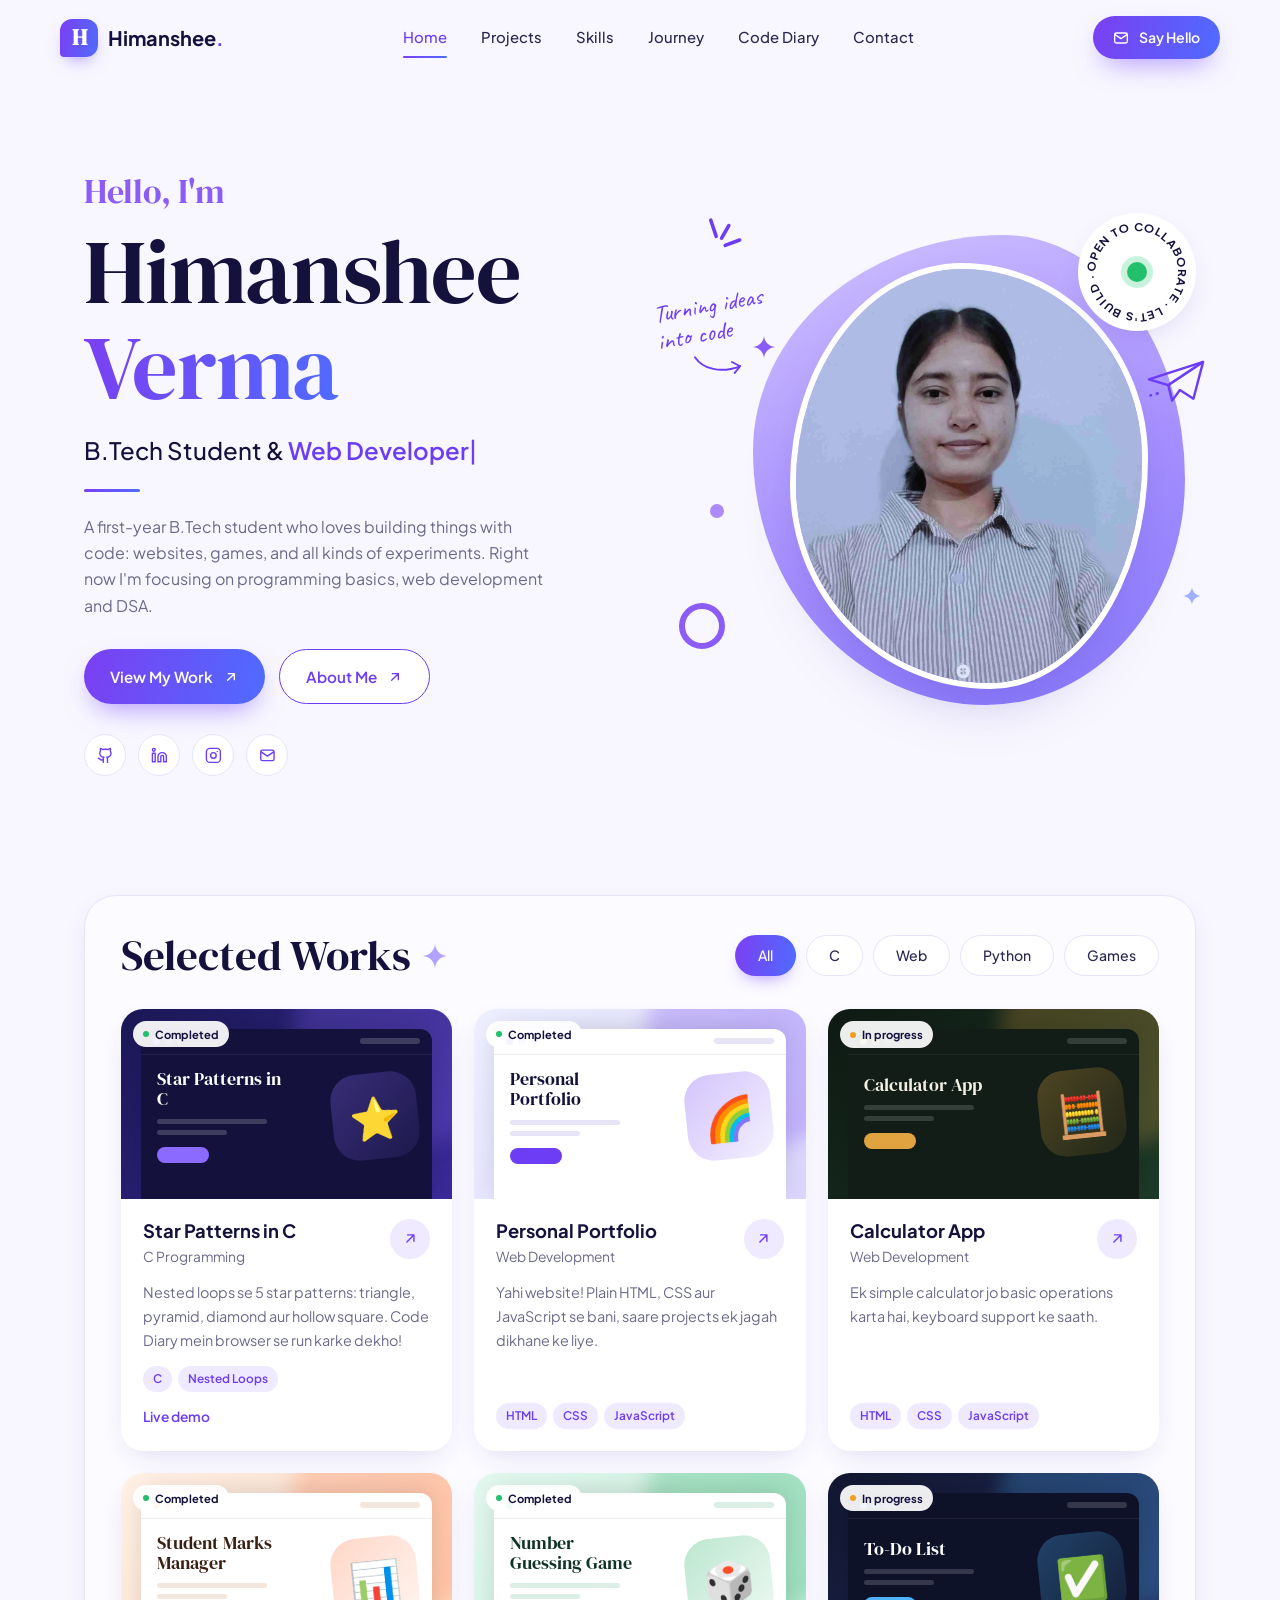
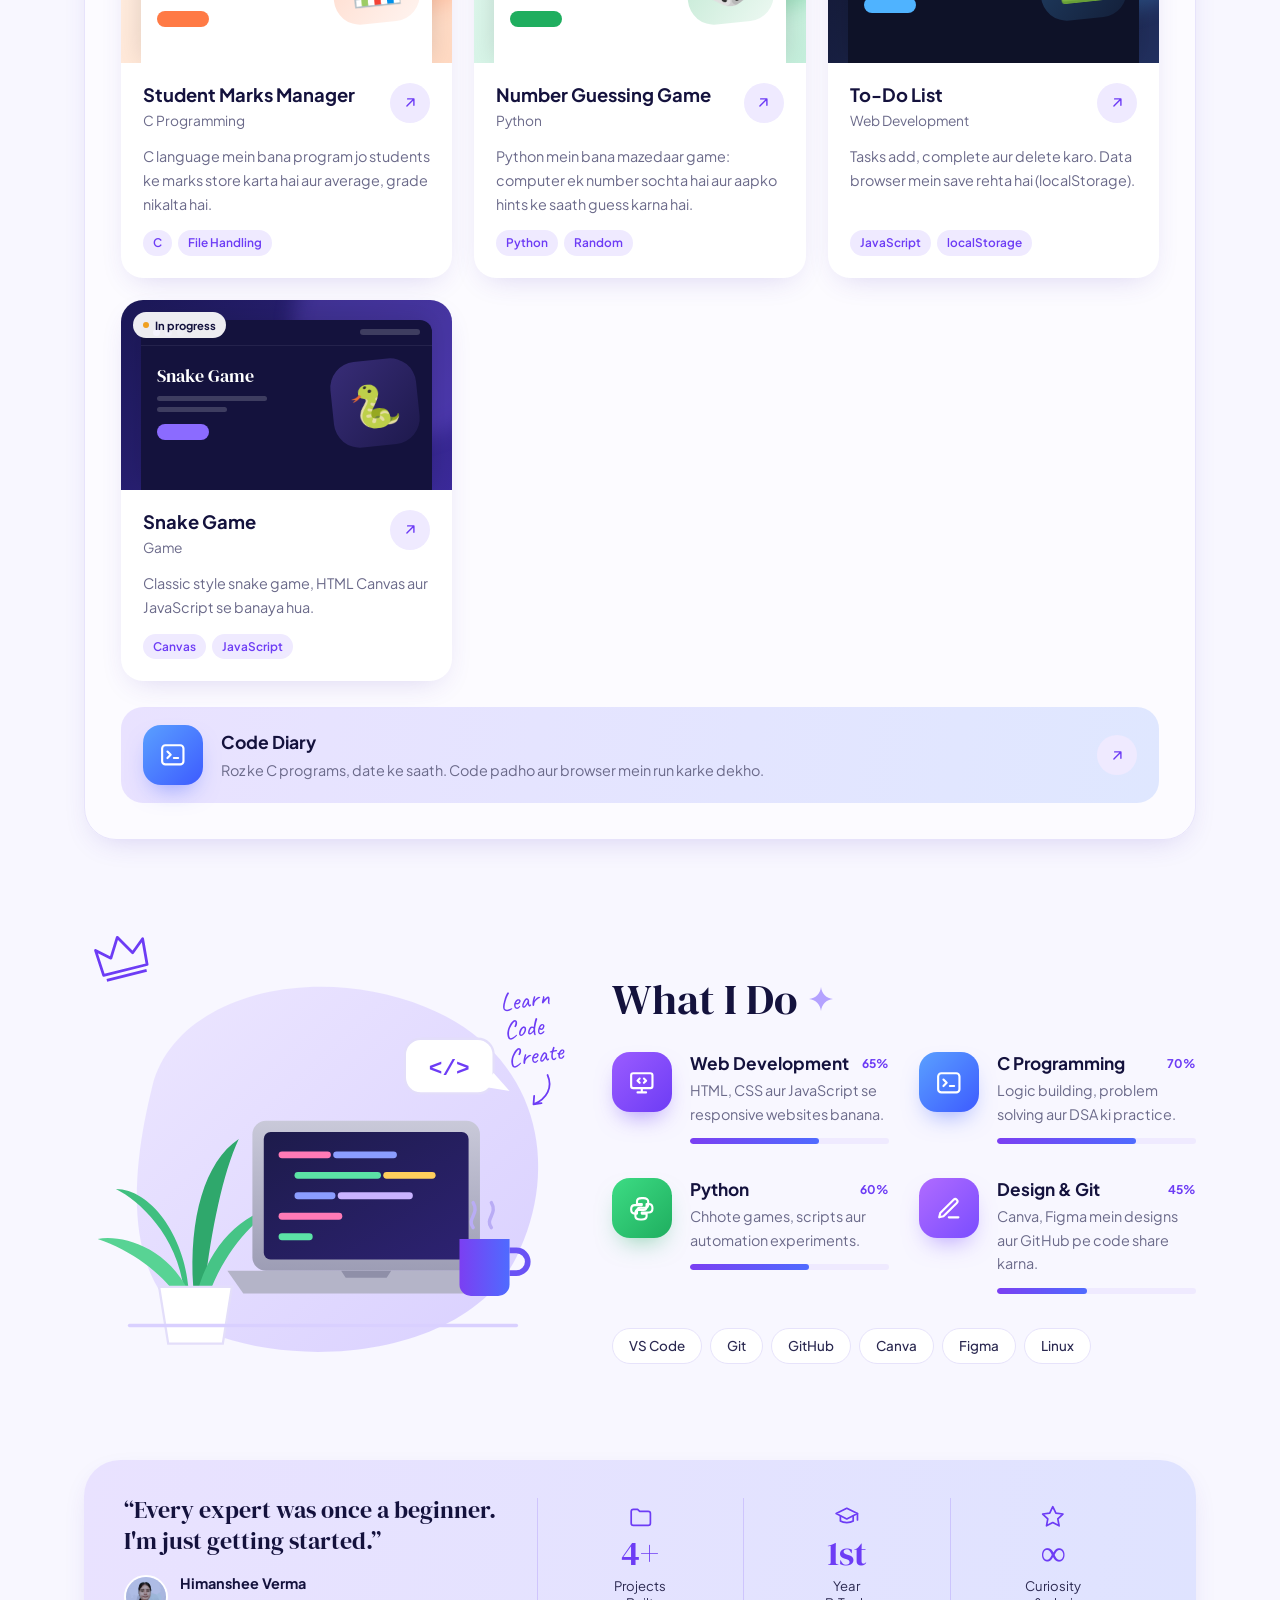
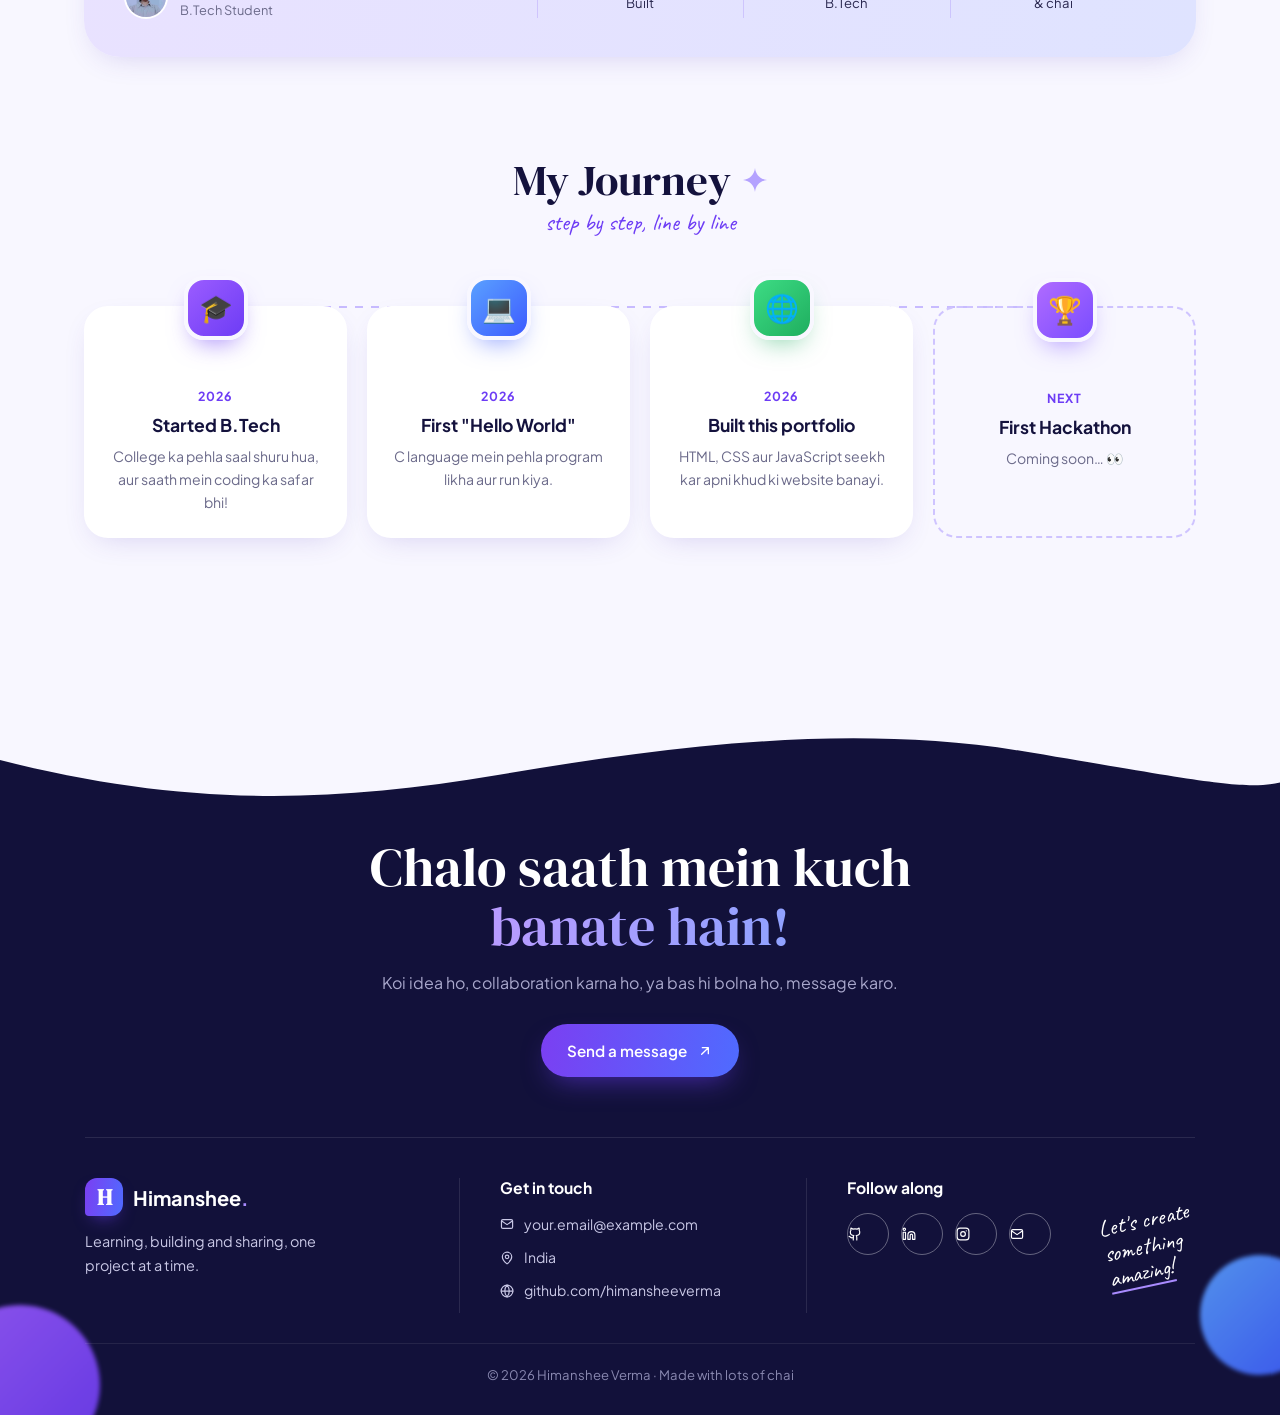
<file: index.html>
<!DOCTYPE html>
<html lang="en">
<head>
  <meta charset="UTF-8" />
  <meta name="viewport" content="width=device-width, initial-scale=1.0" />
  <title>Himanshee Verma | Portfolio</title>
  <meta name="description" content="Himanshee Verma ka portfolio: B.Tech student, projects aur learning journey." />
  <link rel="preconnect" href="https://fonts.googleapis.com" />
  <link rel="preconnect" href="https://fonts.gstatic.com" crossorigin />
  <link href="https://fonts.googleapis.com/css2?family=Caveat:wght@500;600&family=DM+Serif+Display&family=Plus+Jakarta+Sans:wght@400;500;600;700&display=swap" rel="stylesheet" />
  <link rel="stylesheet" href="style.css?v=3" />
</head>
<body>

  <!-- ============ ICONS (poori site mein <use href="#i-..."> se use hote hain) ============ -->
  <svg width="0" height="0" style="position:absolute" aria-hidden="true">
    <defs>
      <symbol id="i-arrow" viewBox="0 0 24 24"><path d="M7 17 17 7M8 7h9v9"/></symbol>
      <symbol id="i-mail" viewBox="0 0 24 24"><rect x="2.5" y="4.5" width="19" height="15" rx="2.5"/><path d="m3 7 9 6 9-6"/></symbol>
      <symbol id="i-github" viewBox="0 0 24 24"><path d="M15 22v-4a4.8 4.8 0 0 0-1-3.5c3 0 6-2 6-5.5.08-1.25-.27-2.48-1-3.5.28-1.15.28-2.35 0-3.5 0 0-1 0-3 1.5-2.64-.5-5.36-.5-8 0C6 2 5 2 5 2c-.3 1.15-.3 2.35 0 3.5A5.4 5.4 0 0 0 4 9c0 3.5 3 5.5 6 5.5-.39.49-.68 1.05-.85 1.65-.17.6-.22 1.23-.15 1.85v4"/><path d="M9 18c-4.51 2-5-2-7-2"/></symbol>
      <symbol id="i-linkedin" viewBox="0 0 24 24"><path d="M16 8a6 6 0 0 1 6 6v7h-4v-7a2 2 0 0 0-4 0v7h-4v-7a6 6 0 0 1 6-6z"/><rect width="4" height="12" x="2" y="9"/><circle cx="4" cy="4" r="2"/></symbol>
      <symbol id="i-instagram" viewBox="0 0 24 24"><rect width="20" height="20" x="2" y="2" rx="5"/><circle cx="12" cy="12" r="4"/><path d="M17.5 6.5h.01"/></symbol>
      <symbol id="i-code" viewBox="0 0 24 24"><rect x="2" y="3" width="20" height="14" rx="2"/><path d="M8 21h8M12 17v4M10 8l-2 2 2 2M14 8l2 2-2 2"/></symbol>
      <symbol id="i-terminal" viewBox="0 0 24 24"><rect x="2" y="3" width="20" height="18" rx="3"/><path d="m7 9 3 3-3 3M13 15h4"/></symbol>
      <symbol id="i-python" viewBox="0 0 24 24"><path d="M12 2c-3 0-4.5 1.2-4.5 3v2.5H12v1H5.5C3.5 8.5 2 10 2 12.5S3.5 16.5 5.5 16.5H7.5V14c0-1.7 1.3-3 3-3h4.5c1.7 0 3-1.3 3-3V5c0-1.8-1.5-3-4.5-3H12z"/><path d="M12 22c3 0 4.5-1.2 4.5-3v-2.5H12v-1h6.5c2 0 3.5-1.5 3.5-4s-1.5-4-3.5-4h-2v2.5c0 1.7-1.3 3-3 3H9c-1.7 0-3 1.3-3 3V19c0 1.8 1.5 3 4.5 3H12z"/></symbol>
      <symbol id="i-pen" viewBox="0 0 24 24"><path d="M12 20h9"/><path d="M16.5 3.5a2.1 2.1 0 0 1 3 3L7 19l-4 1 1-4Z"/></symbol>
      <symbol id="i-folder" viewBox="0 0 24 24"><path d="M3 7a2 2 0 0 1 2-2h4l2 2h8a2 2 0 0 1 2 2v9a2 2 0 0 1-2 2H5a2 2 0 0 1-2-2Z"/></symbol>
      <symbol id="i-cap" viewBox="0 0 24 24"><path d="m2 9 10-5 10 5-10 5Z"/><path d="M6 11v5c3 2 9 2 12 0v-5M22 9v6"/></symbol>
      <symbol id="i-star" viewBox="0 0 24 24"><path d="m12 2.5 2.9 6 6.6.9-4.8 4.6 1.2 6.5L12 17.4l-5.9 3.1 1.2-6.5L2.5 9.4l6.6-.9Z"/></symbol>
      <symbol id="i-pin" viewBox="0 0 24 24"><path d="M20 10c0 6-8 12-8 12S4 16 4 10a8 8 0 0 1 16 0Z"/><circle cx="12" cy="10" r="3"/></symbol>
      <symbol id="i-globe" viewBox="0 0 24 24"><circle cx="12" cy="12" r="10"/><path d="M2 12h20M12 2a15 15 0 0 1 0 20M12 2a15 15 0 0 0 0 20"/></symbol>
      <symbol id="i-sparkle" viewBox="0 0 24 24"><path d="M12 0c.6 6.5 5.5 11.4 12 12-6.5.6-11.4 5.5-12 12-.6-6.5-5.5-11.4-12-12C6.5 11.4 11.4 6.5 12 0Z"/></symbol>
    </defs>
  </svg>

  <!-- ============ NAVBAR ============ -->
  <header class="nav">
    <a href="#home" class="brand">
      <span class="brand-mark">H</span>
      <span>Himanshee<b>.</b></span>
    </a>
    <nav id="navLinks">
      <a href="#home" class="active">Home</a>
      <a href="#projects">Projects</a>
      <a href="#skills">Skills</a>
      <a href="#journey">Journey</a>
      <a href="code.html">Code Diary</a>
      <a href="#contact">Contact</a>
    </nav>
    <a href="#contact" class="btn btn-grad btn-sm nav-cta"><svg class="ic"><use href="#i-mail"/></svg> Say Hello</a>
    <button class="menu-btn" aria-label="Menu" id="menuBtn"><span></span><span></span><span></span></button>
  </header>

  <main>
    <!-- ============ HERO ============ -->
    <section id="home" class="hero">
      <div class="hero-text">
        <p class="hello">Hello, I'm</p>
        <h1>Himanshee <span class="grad-text">Verma</span></h1>
        <p class="role">B.Tech Student &amp; <span id="typed"></span><span class="cursor">|</span></p>
        <span class="role-line"></span>
        <!-- ✏️ Apni branch aur college ka naam yahan likh sakte ho -->
        <p class="sub">A first-year B.Tech student who loves building things with code: websites, games, and all kinds of experiments. Right now I'm focusing on programming basics, web development and DSA.</p>
        <div class="hero-btns">
          <a href="#projects" class="btn btn-grad">View My Work <svg class="ic"><use href="#i-arrow"/></svg></a>
          <a href="#skills" class="btn btn-outline">About Me <svg class="ic"><use href="#i-arrow"/></svg></a>
        </div>
        <!-- ✏️ Apne asli social links yahan daalo -->
        <div class="socials-row">
          <a href="https://github.com/himansheeverma" target="_blank" rel="noopener" aria-label="GitHub"><svg class="ic"><use href="#i-github"/></svg></a>
          <a href="https://linkedin.com/in/your-username" target="_blank" rel="noopener" aria-label="LinkedIn"><svg class="ic"><use href="#i-linkedin"/></svg></a>
          <a href="https://instagram.com/your-username" target="_blank" rel="noopener" aria-label="Instagram"><svg class="ic"><use href="#i-instagram"/></svg></a>
          <a href="mailto:your.email@example.com" aria-label="Email"><svg class="ic"><use href="#i-mail"/></svg></a>
        </div>
      </div>

      <div class="hero-art">
        <!-- decorations -->
        <svg class="deco spark-lines" viewBox="0 0 60 60"><path d="M12 8 18 26M32 14l-8 14M44 30l-16 6"/></svg>
        <svg class="deco sparkle s1"><use href="#i-sparkle"/></svg>
        <svg class="deco sparkle s2"><use href="#i-sparkle"/></svg>
        <span class="deco ring"></span>
        <span class="deco dot d1"></span>
        <svg class="deco plane" viewBox="0 0 64 48"><path d="M60 4 4 22l20 6 4 16 8-11 14 9Z" /><path d="M24 28 60 4" /><path class="trail" d="M14 36c-4 2-8 3-12 3" /></svg>

        <p class="hand note-hero">Turning ideas<br />into code<br /><svg viewBox="0 0 60 30"><path d="M4 4c6 14 24 22 46 18m0 0-8-6m8 6-7 6"/></svg></p>

        <div class="blob-bg"></div>
        <div class="photo">
          <!-- ✏️ Photo badalni ho to photo.webp file replace kar do -->
          <img src="photo.webp" alt="Himanshee Verma" />
        </div>

        <div class="badge">
          <svg viewBox="0 0 120 120">
            <defs><path id="circ" d="M60 60m-42 0a42 42 0 1 1 84 0a42 42 0 1 1-84 0"/></defs>
            <text><textPath href="#circ" textLength="262" lengthAdjust="spacingAndGlyphs">OPEN TO COLLABORATE · LET'S BUILD ·</textPath></text>
          </svg>
          <i></i>
        </div>
      </div>
    </section>

    <!-- ============ PROJECTS / SELECTED WORKS ============ -->
    <section id="projects" class="works panel reveal">
      <div class="works-head">
        <h2 class="title">Selected Works <svg class="title-spark"><use href="#i-sparkle"/></svg></h2>
        <div class="filters" id="filters"></div>
      </div>
      <!-- Projects projects.js file se aate hain -->
      <div class="projects-grid" id="projectsGrid"></div>
      <a href="code.html" class="diary-cta">
        <span class="s-icon g-blue"><svg class="ic"><use href="#i-terminal"/></svg></span>
        <span><b>Code Diary</b><small>Roz ke C programs, date ke saath. Code padho aur browser mein run karke dekho.</small></span>
        <span class="p-go"><svg class="ic"><use href="#i-arrow"/></svg></span>
      </a>
    </section>

    <!-- ============ SKILLS / WHAT I DO ============ -->
    <section id="skills" class="what reveal">
      <div class="what-art">
        <svg class="deco crown" viewBox="0 0 60 50"><path d="M6 40 4 12l14 12 12-20 12 20 14-12-2 28Z"/><path d="M8 46h44"/></svg>
        <p class="hand note-what">Learn<br />Code<br />Create<br /><svg viewBox="0 0 40 40"><path d="M30 4c4 14-4 26-20 30m0 0 2-9m-2 9 9 0"/></svg></p>
        <!-- Code se bani illustration: laptop, plant aur chai -->
        <svg class="desk" viewBox="0 0 420 380" role="img" aria-label="Laptop pe code, paas mein plant aur chai">
          <defs>
            <linearGradient id="gBlob" x1="0" y1="0" x2="1" y2="1"><stop offset="0" stop-color="#ece6ff"/><stop offset="1" stop-color="#d9d0ff"/></linearGradient>
            <linearGradient id="gScreen" x1="0" y1="0" x2="1" y2="1"><stop offset="0" stop-color="#1d1b4b"/><stop offset="1" stop-color="#2d2272"/></linearGradient>
            <linearGradient id="gBody" x1="0" y1="0" x2="0" y2="1"><stop offset="0" stop-color="#c9c9d9"/><stop offset="1" stop-color="#9d9db5"/></linearGradient>
            <linearGradient id="gMug" x1="0" y1="0" x2="1" y2="0"><stop offset="0" stop-color="#7b3ff2"/><stop offset="1" stop-color="#4f6bff"/></linearGradient>
          </defs>
          <path d="M60 120C80 40 200 10 300 50s120 140 80 220-170 100-260 70S40 200 60 120Z" fill="url(#gBlob)"/>
          <!-- plant -->
          <g>
            <path d="M88 300c-6-50-40-80-60-90 30 0 60 40 64 88" fill="#3fbf7f"/>
            <path d="M96 296c-4-60 10-110 40-130-14 30-24 80-30 130" fill="#2fa86c"/>
            <path d="M92 300c-20-40-60-50-80-46 30 10 56 30 70 50" fill="#58d394"/>
            <path d="M100 300c10-40 40-70 70-74-26 14-48 44-60 76" fill="#46c486"/>
            <path d="M66 296h64l-8 50H74Z" fill="#fff" stroke="#e3defa" stroke-width="2"/>
          </g>
          <!-- laptop -->
          <g>
            <rect x="148" y="150" width="200" height="132" rx="12" fill="url(#gBody)"/>
            <rect x="158" y="160" width="180" height="112" rx="6" fill="url(#gScreen)"/>
            <g stroke-linecap="round" stroke-width="6">
              <path d="M174 180h40" stroke="#ff7ab6"/><path d="M222 180h50" stroke="#8b9dff"/>
              <path d="M188 198h70" stroke="#5be3a6"/><path d="M266 198h40" stroke="#ffcf5c"/>
              <path d="M188 216h30" stroke="#8b9dff"/><path d="M226 216h60" stroke="#c9b3ff"/>
              <path d="M174 234h50" stroke="#ff7ab6"/><path d="M174 252h24" stroke="#5be3a6"/>
            </g>
            <path d="M126 282h244l-14 20H140Z" fill="#b4b4c8"/>
            <path d="M226 282h44l-4 6h-36Z" fill="#8f8fa8"/>
          </g>
          <!-- mug -->
          <g>
            <path d="M330 254h44v40a10 10 0 0 1-10 10h-24a10 10 0 0 1-10-10Z" fill="url(#gMug)"/>
            <path d="M374 264h6a10 10 0 0 1 0 20h-6" fill="none" stroke="#6a52f5" stroke-width="5"/>
            <path class="steam" d="M342 244c-6-8 6-12 0-22M358 244c-6-8 6-12 0-22" fill="none" stroke="#b9acf5" stroke-width="3" stroke-linecap="round"/>
          </g>
          <!-- code bubble -->
          <g class="float">
            <rect x="282" y="78" width="78" height="48" rx="14" fill="#fff" stroke="#e3defa" stroke-width="2"/>
            <path d="M360 108l14 16-24-4" fill="#fff"/>
            <text x="321" y="110" text-anchor="middle" font-family="ui-monospace,monospace" font-size="20" font-weight="700" fill="#6d3cf5">&lt;/&gt;</text>
          </g>
          <path d="M40 330h340" stroke="#d9d0ff" stroke-width="3" stroke-linecap="round"/>
        </svg>
      </div>

      <div class="what-text">
        <h2 class="title">What I Do <svg class="title-spark"><use href="#i-sparkle"/></svg></h2>
        <!-- ✏️ Apni skills yahan badlo. data-level = 0 se 100 tak -->
        <div class="services">
          <div class="service" data-level="65">
            <span class="s-icon g-purple"><svg class="ic"><use href="#i-code"/></svg></span>
            <div><h3>Web Development</h3><p>HTML, CSS aur JavaScript se responsive websites banana.</p><div class="bar"><i></i></div></div>
          </div>
          <div class="service" data-level="70">
            <span class="s-icon g-blue"><svg class="ic"><use href="#i-terminal"/></svg></span>
            <div><h3>C Programming</h3><p>Logic building, problem solving aur DSA ki practice.</p><div class="bar"><i></i></div></div>
          </div>
          <div class="service" data-level="60">
            <span class="s-icon g-green"><svg class="ic"><use href="#i-python"/></svg></span>
            <div><h3>Python</h3><p>Chhote games, scripts aur automation experiments.</p><div class="bar"><i></i></div></div>
          </div>
          <div class="service" data-level="45">
            <span class="s-icon g-violet"><svg class="ic"><use href="#i-pen"/></svg></span>
            <div><h3>Design &amp; Git</h3><p>Canva, Figma mein designs aur GitHub pe code share karna.</p><div class="bar"><i></i></div></div>
          </div>
        </div>
        <div class="tools">
          <span>VS Code</span><span>Git</span><span>GitHub</span><span>Canva</span><span>Figma</span><span>Linux</span>
        </div>
      </div>
    </section>

    <!-- ============ QUOTE + STATS ============ -->
    <section class="quote-band reveal">
      <div class="quote">
        <p>“Every expert was once a beginner. I'm just getting started.”</p>
        <div class="who">
          <img src="photo.webp" alt="" />
          <div><b>Himanshee Verma</b><span>B.Tech Student</span></div>
        </div>
      </div>
      <div class="stat"><svg class="ic"><use href="#i-folder"/></svg><b><span id="projCount">0</span>+</b><span>Projects<br />Built</span></div>
      <div class="stat"><svg class="ic"><use href="#i-cap"/></svg><b>1st</b><span>Year<br />B.Tech</span></div>
      <div class="stat"><svg class="ic"><use href="#i-star"/></svg><b>∞</b><span>Curiosity<br />&amp; chai</span></div>
    </section>

    <!-- ============ JOURNEY ============ -->
    <section id="journey" class="journey reveal">
      <h2 class="title center">My Journey <svg class="title-spark"><use href="#i-sparkle"/></svg></h2>
      <p class="hand center journey-note">step by step, line by line</p>
      <!-- ✏️ Yahan apne milestones, certificates, hackathons add karo.
           Aane wale milestone pe class="j-card upcoming" lagao -->
      <div class="journey-grid">
        <div class="j-card"><span class="j-dot g-purple">🎓</span><span class="j-date">2026</span><h3>Started B.Tech</h3><p>College ka pehla saal shuru hua, aur saath mein coding ka safar bhi!</p></div>
        <div class="j-card"><span class="j-dot g-blue">💻</span><span class="j-date">2026</span><h3>First "Hello World"</h3><p>C language mein pehla program likha aur run kiya.</p></div>
        <div class="j-card"><span class="j-dot g-green">🌐</span><span class="j-date">2026</span><h3>Built this portfolio</h3><p>HTML, CSS aur JavaScript seekh kar apni khud ki website banayi.</p></div>
        <div class="j-card upcoming"><span class="j-dot g-violet">🏆</span><span class="j-date">Next</span><h3>First Hackathon</h3><p>Coming soon… 👀</p></div>
      </div>
    </section>
  </main>

  <!-- ============ CONTACT / FOOTER ============ -->
  <footer id="contact">
    <svg class="wave" viewBox="0 0 1440 120" preserveAspectRatio="none"><path d="M0 60C200 0 360 0 560 40s400 70 600 30 240-50 280-40v90H0Z"/></svg>
    <span class="f-blob fb1"></span><span class="f-blob fb2"></span>
    <div class="footer-cta">
      <h2>Chalo saath mein kuch <span class="grad-text light">banate hain!</span></h2>
      <p>Koi idea ho, collaboration karna ho, ya bas hi bolna ho, message karo.</p>
      <a href="mailto:your.email@example.com" class="btn btn-grad">Send a message <svg class="ic"><use href="#i-arrow"/></svg></a>
    </div>
    <div class="footer-grid">
      <div class="f-brand">
        <a href="#home" class="brand light"><span class="brand-mark">H</span><span>Himanshee<b>.</b></span></a>
        <p>Learning, building and sharing, one project at a time.</p>
      </div>
      <div class="f-col">
        <h4>Get in touch</h4>
        <!-- ✏️ Apna email aur city yahan daalo -->
        <a href="mailto:your.email@example.com"><svg class="ic"><use href="#i-mail"/></svg> your.email@example.com</a>
        <span><svg class="ic"><use href="#i-pin"/></svg> India</span>
        <a href="https://github.com/himansheeverma" target="_blank" rel="noopener"><svg class="ic"><use href="#i-globe"/></svg> github.com/himansheeverma</a>
      </div>
      <div class="f-col">
        <h4>Follow along</h4>
        <div class="socials-row dark">
          <a href="https://github.com/himansheeverma" target="_blank" rel="noopener" aria-label="GitHub"><svg class="ic"><use href="#i-github"/></svg></a>
          <a href="https://linkedin.com/in/your-username" target="_blank" rel="noopener" aria-label="LinkedIn"><svg class="ic"><use href="#i-linkedin"/></svg></a>
          <a href="https://instagram.com/your-username" target="_blank" rel="noopener" aria-label="Instagram"><svg class="ic"><use href="#i-instagram"/></svg></a>
          <a href="mailto:your.email@example.com" aria-label="Email"><svg class="ic"><use href="#i-mail"/></svg></a>
        </div>
      </div>
      <p class="hand f-note">Let's create<br />something<br /><u>amazing!</u></p>
    </div>
    <p class="copyright">© <span id="year"></span> Himanshee Verma · Made with lots of chai</p>
  </footer>

  <button id="toTop" aria-label="Back to top">↑</button>

  <script src="projects.js?v=3"></script>
  <script src="script.js?v=3"></script>
</body>
</html>
</file>
<file: style.css>
/* =========================================================
   Theme colors: inhe badal kar poori website ka look badal sakte ho
   ========================================================= */
:root {
  --bg: #f8f7ff;
  --white: #ffffff;
  --ink: #14123d;
  --text: #2a2850;
  --muted: #6b6a8a;
  --line: #e7e3fb;
  --purple: #6d3cf5;
  --violet: #8b5cf6;
  --blue: #4f6bff;
  --lav: #efeaff;
  --navy: #12113a;
  --grad: linear-gradient(100deg, #7b3ff2 0%, #4f6bff 100%);
  --shadow: 0 10px 30px -12px rgba(76, 52, 180, 0.22);
  --shadow-lg: 0 24px 60px -20px rgba(76, 52, 180, 0.35);
  --serif: "DM Serif Display", Georgia, serif;
  --sans: "Plus Jakarta Sans", system-ui, -apple-system, sans-serif;
  --hand: "Caveat", "Comic Sans MS", cursive;
}

* { box-sizing: border-box; margin: 0; padding: 0; }
html { scroll-behavior: smooth; scroll-padding-top: 90px; }
body {
  font-family: var(--sans); background: var(--bg); color: var(--text);
  line-height: 1.65; overflow-x: hidden; -webkit-font-smoothing: antialiased;
}
a { color: inherit; text-decoration: none; }
img { display: block; max-width: 100%; }
h1, h2, .title { font-family: var(--serif); font-weight: 400; color: var(--ink); line-height: 1.08; }
h3, h4 { color: var(--ink); line-height: 1.3; }
::selection { background: var(--purple); color: #fff; }
.ic { width: 1em; height: 1em; fill: none; stroke: currentColor; stroke-width: 2; stroke-linecap: round; stroke-linejoin: round; flex-shrink: 0; }
.hand { font-family: var(--hand); color: var(--purple); line-height: 1.1; }
.grad-text { background: var(--grad); -webkit-background-clip: text; background-clip: text; color: transparent; }
.center { text-align: center; }

/* ===== Buttons ===== */
.btn {
  display: inline-flex; align-items: center; gap: 10px; padding: 14px 26px;
  border-radius: 999px; font-weight: 600; font-size: 0.95rem;
  transition: transform 0.25s, box-shadow 0.25s, background 0.25s, color 0.25s;
}
.btn .ic { font-size: 1rem; transition: transform 0.25s; }
.btn:hover { transform: translateY(-2px); }
.btn:hover .ic { transform: translate(2px, -2px); }
.btn-grad { background: var(--grad); color: #fff; box-shadow: 0 12px 28px -10px rgba(109, 60, 245, 0.6); }
.btn-grad:hover { box-shadow: 0 16px 34px -10px rgba(109, 60, 245, 0.75); }
.btn-outline { border: 1.5px solid var(--purple); color: var(--purple); background: var(--white); }
.btn-outline:hover { background: var(--lav); }
.btn-sm { padding: 10px 20px; font-size: 0.88rem; }

/* ===== Navbar ===== */
.nav {
  position: sticky; top: 0; z-index: 50;
  display: flex; align-items: center; justify-content: space-between; gap: 20px;
  padding: 16px max(24px, calc((100vw - 1160px) / 2));
  background: rgba(248, 247, 255, 0.82); backdrop-filter: blur(14px); -webkit-backdrop-filter: blur(14px);
  transition: box-shadow 0.3s;
}
.nav.scrolled { box-shadow: 0 6px 24px -14px rgba(76, 52, 180, 0.3); }
.brand { display: flex; align-items: center; gap: 10px; font-weight: 700; font-size: 1.25rem; color: var(--ink); }
.brand b { color: var(--purple); }
.brand-mark {
  width: 38px; height: 38px; border-radius: 12px 12px 12px 4px; display: grid; place-items: center;
  background: var(--grad); color: #fff; font-family: var(--serif); font-size: 1.35rem;
  box-shadow: 0 8px 18px -8px rgba(109, 60, 245, 0.7);
}
.nav nav { display: flex; gap: 34px; }
.nav nav a { position: relative; font-size: 0.93rem; font-weight: 500; color: var(--text); padding: 6px 0; transition: color 0.2s; }
.nav nav a::after {
  content: ""; position: absolute; left: 0; right: 0; bottom: -2px; height: 2px; border-radius: 2px;
  background: var(--grad); transform: scaleX(0); transition: transform 0.25s;
}
.nav nav a:hover, .nav nav a.active { color: var(--purple); }
.nav nav a.active::after, .nav nav a:hover::after { transform: scaleX(1); }
.menu-btn { display: none; background: none; border: none; cursor: pointer; padding: 8px; }
.menu-btn span { display: block; width: 22px; height: 2px; background: var(--ink); border-radius: 2px; margin: 5px 0; transition: transform 0.3s, opacity 0.3s; }
.menu-btn.open span:nth-child(1) { transform: translateY(7px) rotate(45deg); }
.menu-btn.open span:nth-child(2) { opacity: 0; }
.menu-btn.open span:nth-child(3) { transform: translateY(-7px) rotate(-45deg); }

main { max-width: 1160px; margin: 0 auto; padding: 0 24px; }

/* ===== Hero ===== */
.hero { display: grid; grid-template-columns: 1.05fr 1fr; align-items: center; gap: 30px; padding: 40px 0 70px; min-height: calc(100vh - 80px); }
.hello { font-family: var(--serif); font-size: clamp(1.6rem, 3vw, 2.1rem); color: var(--violet); }
.hero h1 { font-size: clamp(3.2rem, 7.4vw, 5.6rem); margin: 4px 0 14px; letter-spacing: -0.01em; }
.role { font-size: clamp(1.15rem, 2vw, 1.5rem); font-weight: 500; color: var(--ink); min-height: 2.2rem; }
#typed { color: var(--purple); font-weight: 600; }
.cursor { color: var(--purple); animation: blink 1s step-end infinite; }
@keyframes blink { 50% { opacity: 0; } }
.role-line { display: block; width: 56px; height: 3px; border-radius: 3px; background: var(--grad); margin: 18px 0 22px; }
.sub { color: var(--muted); max-width: 460px; font-size: 1rem; margin-bottom: 30px; }
.hero-btns { display: flex; gap: 14px; flex-wrap: wrap; margin-bottom: 30px; }
.socials-row { display: flex; gap: 12px; }
.socials-row a {
  width: 42px; height: 42px; border-radius: 50%; display: grid; place-items: center; font-size: 1.05rem;
  border: 1.5px solid var(--line); color: var(--purple); background: var(--white);
  transition: background 0.25s, color 0.25s, transform 0.25s, border-color 0.25s;
}
.socials-row a:hover { background: var(--grad); color: #fff; border-color: transparent; transform: translateY(-3px); }

.hero-art { position: relative; height: 560px; }
.blob-bg {
  position: absolute; right: 2%; top: 8%; width: 82%; height: 84%;
  background: linear-gradient(160deg, #cbbcff, #9f86ff 55%, #7b6cff);
  border-radius: 58% 42% 46% 54% / 46% 52% 48% 54%;
  animation: morph 12s ease-in-out infinite; opacity: 0.9;
}
.photo {
  position: absolute; right: 9%; top: 13%; width: 68%; height: 76%; overflow: hidden;
  border-radius: 48% 52% 44% 56% / 52% 46% 54% 48%;
  border: 6px solid #fff; box-shadow: var(--shadow-lg);
  animation: morph 12s ease-in-out infinite reverse;
}
.photo img { width: 100%; height: 100%; object-fit: cover; object-position: 50% 22%; transform: scale(1.12); }
@keyframes morph {
  33% { border-radius: 44% 56% 58% 42% / 54% 44% 56% 46%; }
  66% { border-radius: 54% 46% 40% 60% / 44% 58% 42% 56%; }
}
.badge {
  position: absolute; top: 4%; right: 0; width: 118px; height: 118px; border-radius: 50%;
  background: #fff; box-shadow: var(--shadow); display: grid; place-items: center; z-index: 3;
}
.badge svg { position: absolute; inset: 0; animation: spin 18s linear infinite; }
.badge text { font-size: 11px; font-weight: 700; letter-spacing: 1px; fill: var(--ink); }
.badge i { width: 20px; height: 20px; border-radius: 50%; background: #22c06b; box-shadow: 0 0 0 6px #c9f2dc; }
@keyframes spin { to { transform: rotate(360deg); } }

.deco { position: absolute; pointer-events: none; z-index: 2; }
.spark-lines { width: 54px; top: 4%; left: 6%; fill: none; stroke: var(--purple); stroke-width: 4; stroke-linecap: round; }
.sparkle { width: 22px; height: 22px; fill: var(--violet); animation: twinkle 3s ease-in-out infinite; }
.s1 { top: 26%; left: 16%; }
.s2 { bottom: 26%; right: -1%; width: 18px; height: 18px; fill: #9fb1ff; animation-delay: -1.5s; }
@keyframes twinkle { 50% { transform: scale(0.6) rotate(45deg); opacity: 0.5; } }
.ring { width: 46px; height: 46px; border-radius: 50%; border: 6px solid var(--violet); bottom: 18%; left: 2%; animation: bob 5s ease-in-out infinite; }
.dot { border-radius: 50%; background: var(--violet); }
.d1 { width: 14px; height: 14px; top: 56%; left: 8%; opacity: 0.7; }
.plane { width: 62px; top: 30%; right: -2%; fill: none; stroke: var(--purple); stroke-width: 2.5; stroke-linejoin: round; animation: bob 4s ease-in-out infinite; }
.plane .trail { stroke-dasharray: 3 4; }
@keyframes bob { 50% { transform: translateY(-10px); } }
.note-hero { position: absolute; top: 18%; left: -2%; font-size: 1.55rem; transform: rotate(-10deg); z-index: 2; }
.note-hero svg, .note-what svg { width: 56px; fill: none; stroke: var(--purple); stroke-width: 2; stroke-linecap: round; margin: 4px 0 0 30px; }

/* ===== Panel + titles ===== */
.panel { background: rgba(255, 255, 255, 0.6); border: 1px solid var(--line); border-radius: 32px; padding: 36px; box-shadow: var(--shadow); }
.title { font-size: clamp(2rem, 3.6vw, 2.7rem); display: inline-flex; align-items: center; gap: 12px; }
.title.center { display: flex; justify-content: center; }
.title-spark { width: 24px; height: 24px; fill: #b4a2ff; }

/* ===== Works ===== */
.works-head { display: flex; justify-content: space-between; align-items: center; gap: 20px; flex-wrap: wrap; margin-bottom: 30px; }
.filters { display: flex; flex-wrap: wrap; gap: 10px; }
.filter-btn {
  font: inherit; font-size: 0.88rem; font-weight: 500; cursor: pointer; padding: 8px 22px;
  border-radius: 999px; border: 1.5px solid var(--line); background: var(--white); color: var(--text);
  transition: all 0.2s;
}
.filter-btn:hover { border-color: var(--violet); color: var(--purple); }
.filter-btn.active { background: var(--grad); color: #fff; border-color: transparent; box-shadow: 0 8px 18px -8px rgba(109, 60, 245, 0.6); }

.projects-grid { display: grid; grid-template-columns: repeat(auto-fill, minmax(290px, 1fr)); gap: 22px; }
.project {
  background: var(--white); border-radius: 22px; overflow: hidden; box-shadow: var(--shadow);
  display: flex; flex-direction: column; transition: transform 0.35s, box-shadow 0.35s;
  animation: rise 0.55s cubic-bezier(.2,.8,.2,1) both;
}
.project:hover { transform: translateY(-6px); box-shadow: var(--shadow-lg); }
@keyframes rise { from { opacity: 0; transform: translateY(18px); } }

/* Code se bane project thumbnails */
.thumb { position: relative; height: 190px; padding: 20px 20px 0; background: var(--t-bg); overflow: hidden; }
.thumb::before { content: ""; position: absolute; width: 220px; height: 220px; border-radius: 50%; right: -60px; top: -80px; background: var(--t-ac); opacity: 0.25; filter: blur(10px); }
.mock {
  position: relative; height: 100%; border-radius: 12px 12px 0 0; background: var(--t-card);
  box-shadow: 0 -4px 24px rgba(0, 0, 0, 0.12); transition: transform 0.45s cubic-bezier(.2,.8,.2,1);
}
.project:hover .mock { transform: translateY(-6px); }
.mock-bar { display: flex; align-items: center; gap: 5px; padding: 9px 12px; border-bottom: 1px solid rgba(127, 127, 160, 0.15); }
.mock-bar i { width: 7px; height: 7px; border-radius: 50%; background: var(--t-ac); opacity: 0.8; }
.mock-bar i:nth-child(2) { opacity: 0.5; } .mock-bar i:nth-child(3) { opacity: 0.3; }
.mock-bar span { margin-left: auto; width: 60px; height: 6px; border-radius: 4px; background: var(--t-line); }
.mock-body { display: flex; align-items: center; justify-content: space-between; gap: 10px; padding: 14px 14px 0 16px; }
.mock-text b { display: block; font-family: var(--serif); font-weight: 400; font-size: 1.1rem; line-height: 1.15; color: var(--t-fg); margin-bottom: 10px; max-width: 130px; }
.mock-text .ln { display: block; height: 5px; border-radius: 4px; background: var(--t-line); width: 110px; margin-bottom: 6px; }
.mock-text .ln.short { width: 70px; }
.mock-text .mbtn { display: block; width: 52px; height: 16px; border-radius: 8px; background: var(--t-ac); margin-top: 12px; }
.mock-art {
  width: 86px; height: 86px; border-radius: 26px; flex-shrink: 0; display: grid; place-items: center; font-size: 2.6rem;
  background: linear-gradient(135deg, color-mix(in srgb, var(--t-ac) 30%, transparent), color-mix(in srgb, var(--t-ac) 8%, transparent));
  transform: rotate(-6deg); transition: transform 0.45s;
}
.project:hover .mock-art { transform: rotate(0) scale(1.06); }
.p-status {
  position: absolute; top: 12px; left: 12px; z-index: 2; display: inline-flex; align-items: center; gap: 6px;
  font-size: 0.7rem; font-weight: 700; padding: 4px 10px; border-radius: 999px; background: rgba(255, 255, 255, 0.92); color: var(--ink);
}
.p-status i { width: 6px; height: 6px; border-radius: 50%; background: #22c06b; }
.p-status.building i { background: #f0a020; }

.p-body { padding: 20px 22px 22px; display: flex; flex-direction: column; flex: 1; }
.p-head { display: flex; justify-content: space-between; align-items: flex-start; gap: 12px; }
.p-body h3 { font-size: 1.15rem; font-weight: 700; }
.p-cat { font-size: 0.86rem; color: var(--muted); }
.p-go {
  width: 40px; height: 40px; border-radius: 50%; flex-shrink: 0; display: grid; place-items: center;
  background: var(--lav); color: var(--purple); font-size: 1.05rem; transition: background 0.25s, color 0.25s, transform 0.25s;
}
.project:hover .p-go { background: var(--grad); color: #fff; transform: rotate(45deg); }
.p-body p { color: var(--muted); font-size: 0.9rem; margin: 12px 0 14px; flex: 1; }
.p-tags { display: flex; flex-wrap: wrap; gap: 6px; }
.p-tags span { font-size: 0.74rem; font-weight: 600; color: var(--purple); background: var(--lav); padding: 3px 10px; border-radius: 999px; }
.p-links { display: flex; gap: 16px; margin-top: 14px; font-size: 0.86rem; font-weight: 600; }
.p-links a { color: var(--purple); }
.p-links a:hover { text-decoration: underline; }
.empty { color: var(--muted); }

/* ===== What I do ===== */
.what { display: grid; grid-template-columns: 0.9fr 1.1fr; gap: 50px; align-items: center; padding: 110px 0 70px; }
.what-art { position: relative; }
.desk { width: 100%; height: auto; }
.desk .float { animation: bob 4s ease-in-out infinite; }
.desk .steam { animation: steam 3s ease-in-out infinite; }
@keyframes steam { 50% { opacity: 0.3; transform: translateY(-4px); } }
.crown { width: 56px; top: -4%; left: 2%; fill: none; stroke: var(--purple); stroke-width: 3; stroke-linejoin: round; transform: rotate(-14deg); }
.note-what { position: absolute; top: 8%; right: 0; font-size: 1.6rem; transform: rotate(-8deg); z-index: 2; }
.note-what svg { width: 36px; margin-left: 10px; }
.services { display: grid; grid-template-columns: 1fr 1fr; gap: 34px 30px; margin-top: 30px; }
.service { display: flex; gap: 18px; align-items: flex-start; }
.s-icon {
  width: 60px; height: 60px; border-radius: 18px; flex-shrink: 0; display: grid; place-items: center;
  color: #fff; font-size: 1.6rem; box-shadow: 0 12px 24px -10px var(--glow, rgba(109, 60, 245, 0.6));
  transition: transform 0.3s;
}
.service:hover .s-icon { transform: translateY(-4px) rotate(-6deg); }
.g-purple { background: linear-gradient(135deg, #9b5cff, #6d3cf5); --glow: rgba(109, 60, 245, 0.6); }
.g-blue { background: linear-gradient(135deg, #5aa0ff, #3d5bff); --glow: rgba(61, 91, 255, 0.55); }
.g-green { background: linear-gradient(135deg, #3ddc84, #1fae5f); --glow: rgba(31, 174, 95, 0.5); }
.g-violet { background: linear-gradient(135deg, #b06bff, #7a4dff); --glow: rgba(122, 77, 255, 0.55); }
.service h3 { font-size: 1.08rem; font-weight: 700; margin-bottom: 4px; }
.service p { color: var(--muted); font-size: 0.9rem; margin-bottom: 12px; }
.bar { height: 6px; border-radius: 6px; background: var(--lav); overflow: hidden; position: relative; }
.bar i { display: block; height: 100%; width: 0; border-radius: 6px; background: var(--grad); transition: width 1.6s cubic-bezier(.2,.8,.2,1); }
.service h3 small { float: right; font-size: 0.75rem; font-weight: 700; color: var(--purple); margin-top: 4px; }
.tools { display: flex; flex-wrap: wrap; gap: 8px; margin-top: 34px; }
.tools span { font-size: 0.84rem; font-weight: 500; background: var(--white); border: 1.5px solid var(--line); padding: 6px 16px; border-radius: 999px; }

/* ===== Quote band ===== */
.quote-band {
  display: grid; grid-template-columns: 2fr 1fr 1fr 1fr; align-items: center;
  background: linear-gradient(100deg, #e9e2ff, #dfe3ff); border-radius: 36px; padding: 34px 40px;
  box-shadow: var(--shadow);
}
.quote p { font-family: var(--serif); font-size: clamp(1.25rem, 2vw, 1.5rem); color: var(--ink); line-height: 1.3; max-width: 380px; }
.who { display: flex; align-items: center; gap: 12px; margin-top: 16px; }
.who img { width: 44px; height: 44px; border-radius: 50%; object-fit: cover; object-position: 50% 22%; border: 2px solid #fff; }
.who b { display: block; font-size: 0.9rem; color: var(--ink); }
.who span { font-size: 0.8rem; color: var(--muted); }
.quote-band .stat { text-align: center; padding: 6px 10px; border-left: 1.5px solid rgba(109, 60, 245, 0.18); display: flex; flex-direction: column; align-items: center; gap: 4px; }
.quote-band .stat .ic { font-size: 1.6rem; color: var(--purple); stroke-width: 1.6; }
.quote-band .stat b { font-family: var(--serif); font-weight: 400; font-size: 2.2rem; color: var(--purple); line-height: 1.1; }
.quote-band .stat > span { font-size: 0.82rem; color: var(--text); line-height: 1.35; }

/* ===== Journey ===== */
.journey { padding: 100px 0 120px; }
.journey-note { font-size: 1.5rem; margin: 6px 0 40px; }
.journey-grid { display: grid; grid-template-columns: repeat(4, 1fr); gap: 20px; position: relative; }
.journey-grid::before {
  content: ""; position: absolute; left: 10%; right: 10%; top: 30px; height: 2px;
  background: repeating-linear-gradient(90deg, #c8bbff 0 8px, transparent 8px 16px);
}
.j-card {
  position: relative; background: var(--white); border-radius: 24px; padding: 76px 22px 24px; text-align: center;
  box-shadow: var(--shadow); margin-top: 30px; transition: transform 0.3s;
}
.j-card:hover { transform: translateY(-6px); }
.j-dot {
  position: absolute; top: -30px; left: 50%; transform: translateX(-50%); width: 64px; height: 64px; border-radius: 20px;
  display: grid; place-items: center; font-size: 1.7rem; box-shadow: 0 12px 24px -10px var(--glow); border: 4px solid var(--bg);
}
.j-card.upcoming { background: transparent; border: 2px dashed #cfc4ff; box-shadow: none; }
.j-date { font-size: 0.78rem; font-weight: 700; letter-spacing: 0.1em; text-transform: uppercase; color: var(--purple); }
.j-card h3 { font-size: 1.1rem; margin: 6px 0 8px; }
.j-card p { font-size: 0.88rem; color: var(--muted); }

/* ===== Footer ===== */
footer { position: relative; background: var(--navy); color: #c9c8e6; padding: 90px 24px 30px; margin-top: 60px; overflow: hidden; }
.wave { position: absolute; top: -3px; left: 0; width: 100%; height: 90px; fill: var(--bg); transform: scaleY(-1); }
.f-blob { position: absolute; border-radius: 50%; filter: blur(2px); opacity: 0.9; }
.fb1 { width: 160px; height: 160px; left: -60px; bottom: -50px; background: linear-gradient(135deg, #9b5cff, #6d3cf5); }
.fb2 { width: 120px; height: 120px; right: -40px; bottom: 40px; background: linear-gradient(135deg, #5aa0ff, #3d5bff); }
.footer-cta { position: relative; text-align: center; max-width: 700px; margin: 30px auto 60px; }
.footer-cta h2 { color: #fff; font-size: clamp(2.2rem, 4.6vw, 3.4rem); }
.grad-text.light { background: linear-gradient(100deg, #b99bff, #8fa2ff); -webkit-background-clip: text; background-clip: text; }
.footer-cta p { margin: 14px auto 28px; color: #a9a8cc; }
.footer-grid {
  position: relative; max-width: 1110px; margin: 0 auto; display: grid; grid-template-columns: 1.3fr 1.2fr 1fr auto;
  gap: 40px; padding: 40px 0 30px; border-top: 1px solid rgba(255, 255, 255, 0.1);
}
.footer-grid > div:not(:first-child) { border-left: 1px solid rgba(255, 255, 255, 0.1); padding-left: 40px; }
.brand.light { color: #fff; }
.brand.light b { color: #a98bff; }
.f-brand p { margin-top: 14px; font-size: 0.9rem; max-width: 240px; }
.f-col h4 { color: #fff; font-size: 0.98rem; margin-bottom: 14px; }
.f-col a, .f-col span { display: flex; align-items: center; gap: 10px; font-size: 0.88rem; margin-bottom: 10px; transition: color 0.2s; }
.f-col a:hover { color: #fff; }
.socials-row.dark a { background: transparent; border-color: rgba(255, 255, 255, 0.35); color: #fff; }
.socials-row.dark a:hover { background: var(--grad); border-color: transparent; }
.f-note { color: #fff; font-size: 1.45rem; transform: rotate(-12deg); align-self: center; }
.f-note u { text-decoration-color: #a98bff; text-underline-offset: 6px; }
.copyright { position: relative; text-align: center; font-size: 0.82rem; color: #8988b0; padding-top: 20px; border-top: 1px solid rgba(255, 255, 255, 0.08); max-width: 1110px; margin: 0 auto; }

#toTop {
  position: fixed; right: 22px; bottom: 22px; z-index: 40; width: 48px; height: 48px; border: none;
  border-radius: 50%; background: var(--grad); color: #fff; font-size: 1.2rem; cursor: pointer;
  box-shadow: 0 12px 24px -10px rgba(109, 60, 245, 0.7);
  opacity: 0; transform: translateY(10px); pointer-events: none; transition: opacity 0.3s, transform 0.3s;
}
#toTop.show { opacity: 1; transform: none; pointer-events: auto; }

/* Scroll reveal */
.reveal { opacity: 0; transform: translateY(30px); transition: opacity 0.8s cubic-bezier(.2,.8,.2,1), transform 0.8s cubic-bezier(.2,.8,.2,1); }
.reveal.visible { opacity: 1; transform: none; }

/* ===== Tablet ===== */
@media (max-width: 1000px) {
  .nav nav { gap: 22px; }
  .quote-band { grid-template-columns: repeat(3, 1fr); row-gap: 26px; }
  .quote { grid-column: 1 / -1; text-align: center; }
  .quote p { margin: 0 auto; max-width: 520px; }
  .who { justify-content: center; }
  .quote-band .stat:nth-child(2) { border-left: none; }
  .journey-grid { grid-template-columns: repeat(2, 1fr); row-gap: 50px; }
  .journey-grid::before { display: none; }
  .footer-grid { grid-template-columns: 1fr 1fr; }
  .footer-grid > div:nth-child(3) { border-left: none; padding-left: 0; }
  .f-note { display: none; }
}

/* ===== Mobile ===== */
@media (max-width: 820px) {
  .menu-btn { display: block; }
  .nav-cta { display: none; }
  .nav nav {
    position: absolute; top: 100%; left: 16px; right: 16px; flex-direction: column; gap: 4px;
    background: var(--white); border-radius: 20px; padding: 12px; box-shadow: var(--shadow-lg);
    display: none;
  }
  .nav nav a { padding: 12px 14px; border-radius: 12px; }
  .nav nav a::after { display: none; }
  .nav nav a.active { background: var(--lav); }
  .nav nav.open { display: flex; }

  .hero { grid-template-columns: 1fr; text-align: center; min-height: auto; padding-top: 20px; gap: 10px; }
  .hero-art { order: -1; height: 380px; max-width: 420px; width: 100%; margin: 0 auto; }
  .note-hero { font-size: 1.25rem; left: -4%; top: 4%; }
  .spark-lines { display: none; }
  .badge { width: 92px; height: 92px; }

  .role-line, .sub { margin-left: auto; margin-right: auto; }
  .hero-btns, .socials-row { justify-content: center; }

  .panel { padding: 24px 18px; border-radius: 26px; }
  .what { grid-template-columns: 1fr; padding-top: 80px; gap: 20px; }
  .what-art { max-width: 420px; margin: 0 auto; }
  .services { grid-template-columns: 1fr; }
  .quote-band { padding: 28px 18px; border-radius: 28px; }
  .quote-band .stat b { font-size: 1.8rem; }
}
@media (max-width: 560px) {
  .journey-grid { grid-template-columns: 1fr; }
  .footer-grid { grid-template-columns: 1fr; gap: 26px; }
  .footer-grid > div:not(:first-child) { border-left: none; padding-left: 0; }
  .note-hero, .plane { display: none; }
}

@media (prefers-reduced-motion: reduce) {
  *, *::before, *::after { animation: none !important; transition: none !important; }
  .reveal { opacity: 1; transform: none; }
}

/* =========================================================
   CODE DIARY PAGE (code.html)
   ========================================================= */
.ic.fill { fill: currentColor; stroke: none; }
.cd-hero { position: relative; text-align: center; padding: 70px 0 40px; }
.cd-hero h1 { font-size: clamp(3rem, 7vw, 5rem); margin: 4px 0 16px; }
.cd-hero .sub { margin: 0 auto 10px; max-width: 540px; }
.cd-hero .sub b { color: var(--purple); }
.cd-note { font-size: 1.5rem; transform: rotate(-3deg); }
.cd-stats { display: inline-flex; flex-wrap: wrap; justify-content: center; gap: 8px; margin-top: 24px; }
.cd-stats span { background: var(--white); border: 1.5px solid var(--line); border-radius: 999px; padding: 7px 16px; font-size: 0.86rem; color: var(--muted); }
.cd-stats b { color: var(--purple); }

.cd-timeline { position: relative; padding: 20px 0 60px 110px; }
.cd-timeline::before {
  content: ""; position: absolute; left: 44px; top: 30px; bottom: 60px; width: 2px;
  background: repeating-linear-gradient(180deg, #c8bbff 0 8px, transparent 8px 16px);
}
.entry { position: relative; margin-bottom: 50px; scroll-margin-top: 90px; }
.entry-date {
  position: absolute; left: -110px; top: 0; width: 90px; padding: 12px 0; border-radius: 20px; text-align: center;
  background: var(--grad); color: #fff; box-shadow: 0 14px 28px -12px rgba(109, 60, 245, 0.7);
}
.entry-date b { display: block; font-family: var(--serif); font-weight: 400; font-size: 2.2rem; line-height: 1; }
.entry-date span { font-size: 0.75rem; font-weight: 600; letter-spacing: 0.06em; text-transform: uppercase; line-height: 1.3; display: block; margin-top: 4px; opacity: 0.9; }
.entry-card { background: var(--white); border-radius: 28px; padding: 30px; box-shadow: var(--shadow); }
.entry-head { display: flex; justify-content: space-between; gap: 20px; margin-bottom: 24px; }
.lang-tag {
  display: inline-block; font-family: "JetBrains Mono", ui-monospace, monospace; font-size: 0.75rem; font-weight: 600;
  background: #e3ebff; color: #3d5bff; padding: 3px 10px; border-radius: 8px; margin-bottom: 8px;
}
.entry-head h2 { font-size: clamp(1.8rem, 3vw, 2.3rem); margin-bottom: 6px; }
.entry-head p { color: var(--muted); max-width: 620px; margin-bottom: 12px; }
.icon-link {
  width: 40px; height: 40px; border-radius: 50%; flex-shrink: 0; display: grid; place-items: center;
  background: var(--lav); color: var(--purple); transition: background 0.2s, color 0.2s;
}
.icon-link:hover { background: var(--grad); color: #fff; }

.entry-body { display: grid; grid-template-columns: 1.25fr 1fr; gap: 20px; align-items: stretch; }
.win { border-radius: 18px; overflow: hidden; display: flex; flex-direction: column; min-width: 0; }
.win-bar { display: flex; align-items: center; gap: 6px; padding: 11px 14px; font-size: 0.82rem; }
.win-bar > i { width: 11px; height: 11px; border-radius: 50%; background: #ff5f57; }
.win-bar > i:nth-child(2) { background: #febc2e; }
.win-bar > i:nth-child(3) { background: #28c840; }
.win-title { font-family: "JetBrains Mono", ui-monospace, monospace; font-weight: 600; margin-left: 8px; }
.win-btn {
  margin-left: auto; display: inline-flex; align-items: center; gap: 6px; font: inherit; font-size: 0.78rem; font-weight: 600;
  background: rgba(255, 255, 255, 0.08); color: #c9c8e6; border: 1px solid rgba(255, 255, 255, 0.12);
  padding: 5px 12px; border-radius: 8px; cursor: pointer; transition: background 0.2s, color 0.2s;
}
.win-btn:hover { background: rgba(255, 255, 255, 0.16); color: #fff; }
.win-btn.done { background: #1fae5f; border-color: transparent; color: #fff; }

.code-win { background: #16143f; color: #e6e4ff; }
.code-win .win-bar { background: #1d1a4f; color: #b4b2dc; }
.code-pre {
  display: flex; margin: 0; max-height: 520px; overflow: auto; padding: 16px 0;
  font-family: "JetBrains Mono", ui-monospace, monospace; font-size: 0.82rem; line-height: 1.65; tab-size: 4;
}
.code-pre code { flex: 1; padding: 0 18px 0 14px; white-space: pre; font-family: inherit; }
.line-nums { flex-shrink: 0; padding: 0 12px 0 16px; text-align: right; color: #5b5890; user-select: none; border-right: 1px solid rgba(255, 255, 255, 0.07); white-space: pre; }
.code-pre::-webkit-scrollbar { width: 10px; height: 10px; }
.code-pre::-webkit-scrollbar-thumb { background: #3a3680; border-radius: 10px; border: 3px solid #16143f; }
/* Syntax colors */
.token.comment { color: #7d7ab3; font-style: italic; }
.token.keyword { color: #c792ff; }
.token.string, .token.char { color: #7ee2a8; }
.token.number { color: #ffb86b; }
.token.function { color: #7cb8ff; }
.token.macro, .token.directive, .token.directive-hash, .token.property { color: #ff7ab6; }
.token.operator, .token.punctuation { color: #a9a6d8; }
.token.boolean, .token.constant { color: #ffb86b; }

.run-win { background: var(--lav); border: 1.5px solid var(--line); }
.run-win .win-bar { color: var(--purple); font-weight: 600; padding: 14px 18px 4px; }
.run-win .win-title { margin-left: 0; font-family: var(--sans); font-size: 0.95rem; }
.run-controls { display: flex; gap: 12px; align-items: flex-end; padding: 12px 18px 16px; }
.run-input { flex: 1; display: flex; flex-direction: column; gap: 6px; font-size: 0.82rem; font-weight: 600; color: var(--text); }
.run-input textarea {
  font-family: "JetBrains Mono", ui-monospace, monospace; font-size: 0.95rem; color: var(--ink);
  background: var(--white); border: 1.5px solid var(--line); border-radius: 12px; padding: 11px 14px; resize: vertical;
  min-height: 46px; outline: none; transition: border-color 0.2s, box-shadow 0.2s;
}
.run-input textarea:focus { border-color: var(--violet); box-shadow: 0 0 0 4px rgba(139, 92, 246, 0.15); }
.run-noinput { flex: 1; font-size: 0.86rem; color: var(--muted); }
.run-btn { border: none; cursor: pointer; font-family: inherit; height: 46px; padding: 0 24px; }
.run-btn:disabled { opacity: 0.6; cursor: wait; transform: none; }
.run-btn.loading .ic { animation: spin 1s linear infinite; }
.terminal { flex: 1; margin: 0 12px 12px; border-radius: 14px; background: #0f0e2e; display: flex; flex-direction: column; min-height: 260px; overflow: hidden; }
.term-head { display: flex; justify-content: space-between; padding: 10px 14px; font-size: 0.75rem; font-weight: 600; letter-spacing: 0.06em; text-transform: uppercase; color: #8d8bb8; border-bottom: 1px solid rgba(255, 255, 255, 0.06); }
.term-status { text-transform: none; letter-spacing: 0; display: inline-flex; align-items: center; gap: 6px; }
.term-status::before { content: ""; width: 7px; height: 7px; border-radius: 50%; background: transparent; }
.term-status.busy::before { background: #ffcf5c; animation: blink 0.8s step-end infinite; }
.term-status.ok::before { background: #28c840; }
.term-status.warn::before { background: #febc2e; }
.term-status.err::before { background: #ff5f57; }
.term-out {
  flex: 1; margin: 0; padding: 14px 16px; overflow: auto; max-height: 420px; color: #e6e4ff;
  font-family: "JetBrains Mono", ui-monospace, monospace; font-size: 0.82rem; line-height: 1.5; white-space: pre;
}
.term-hint { color: #6f6ca3; }
.term-err { color: #ff8a8a; }

.cd-footer { display: flex; justify-content: space-between; flex-wrap: wrap; gap: 10px; max-width: 1110px; margin: 0 auto; padding: 30px 24px 40px; border-top: 1px solid var(--line); font-size: 0.85rem; color: var(--muted); }
.cd-footer a { color: var(--purple); font-weight: 600; }

@media (max-width: 900px) {
  .entry-body { grid-template-columns: 1fr; }
}
@media (max-width: 680px) {
  .cd-timeline { padding-left: 0; }
  .cd-timeline::before { display: none; }
  .entry-date { position: static; display: inline-flex; align-items: baseline; gap: 8px; width: auto; padding: 8px 16px; margin-bottom: 12px; }
  .entry-date b { font-size: 1.4rem; }
  .entry-date span br { display: none; }
  .entry-date span { margin: 0; }
  .entry-card { padding: 20px 16px; border-radius: 22px; }
  .run-controls { flex-direction: column; align-items: stretch; }
}

/* Main page: Code Diary link card */
.diary-cta {
  display: flex; align-items: center; gap: 18px; margin-top: 26px; padding: 18px 22px; border-radius: 22px;
  background: linear-gradient(100deg, #e9e2ff, #dfe7ff); transition: transform 0.3s, box-shadow 0.3s;
}
.diary-cta:hover { transform: translateY(-3px); box-shadow: var(--shadow-lg); }
.diary-cta > span:nth-child(2) { flex: 1; }
.diary-cta b { display: block; font-size: 1.1rem; color: var(--ink); }
.diary-cta small { font-size: 0.9rem; color: var(--muted); }
.diary-cta:hover .p-go { background: var(--grad); color: #fff; transform: rotate(45deg); }
</file>
